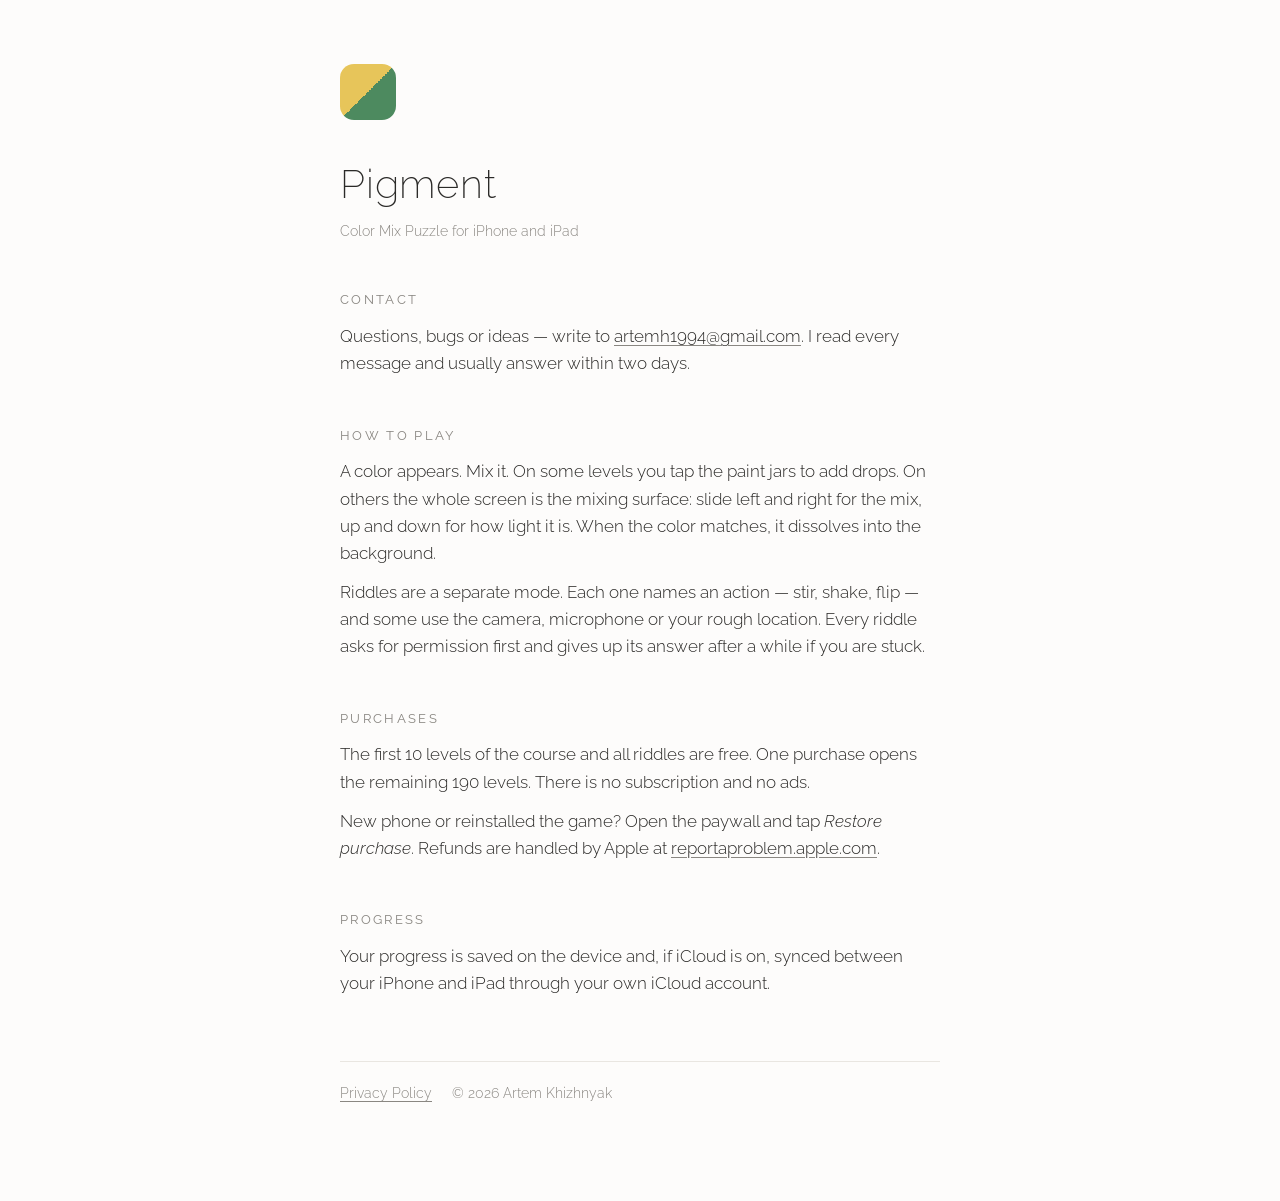
<file: index.html>
<!doctype html>
<html lang="en">
<head>
<meta charset="utf-8">
<meta name="viewport" content="width=device-width, initial-scale=1">
<title>Pigment — Support</title>
<meta name="description" content="Support for Pigment: Color Mix Puzzle for iPhone and iPad.">
<link rel="preconnect" href="https://fonts.googleapis.com">
<link href="https://fonts.googleapis.com/css2?family=Raleway:wght@200;300;400&display=swap" rel="stylesheet">
<link rel="stylesheet" href="style.css">
</head>
<body>
<main>
  <div class="mark" aria-hidden="true"></div>
  <h1>Pigment</h1>
  <p class="meta">Color Mix Puzzle for iPhone and iPad</p>

  <h2>Contact</h2>
  <p>Questions, bugs or ideas — write to <a href="mailto:artemh1994@gmail.com">artemh1994@gmail.com</a>. I read every message and usually answer within two days.</p>

  <h2>How to play</h2>
  <p>A color appears. Mix it. On some levels you tap the paint jars to add drops. On others the whole screen is the mixing surface: slide left and right for the mix, up and down for how light it is. When the color matches, it dissolves into the background.</p>
  <p>Riddles are a separate mode. Each one names an action — stir, shake, flip — and some use the camera, microphone or your rough location. Every riddle asks for permission first and gives up its answer after a while if you are stuck.</p>

  <h2>Purchases</h2>
  <p>The first 10 levels of the course and all riddles are free. One purchase opens the remaining 190 levels. There is no subscription and no ads.</p>
  <p>New phone or reinstalled the game? Open the paywall and tap <em>Restore purchase</em>. Refunds are handled by Apple at <a href="https://reportaproblem.apple.com">reportaproblem.apple.com</a>.</p>

  <h2>Progress</h2>
  <p>Your progress is saved on the device and, if iCloud is on, synced between your iPhone and iPad through your own iCloud account.</p>

  <footer>
    <a href="privacy.html">Privacy Policy</a>
    <span>© 2026 Artem Khizhnyak</span>
  </footer>
</main>
</body>
</html>
</file>
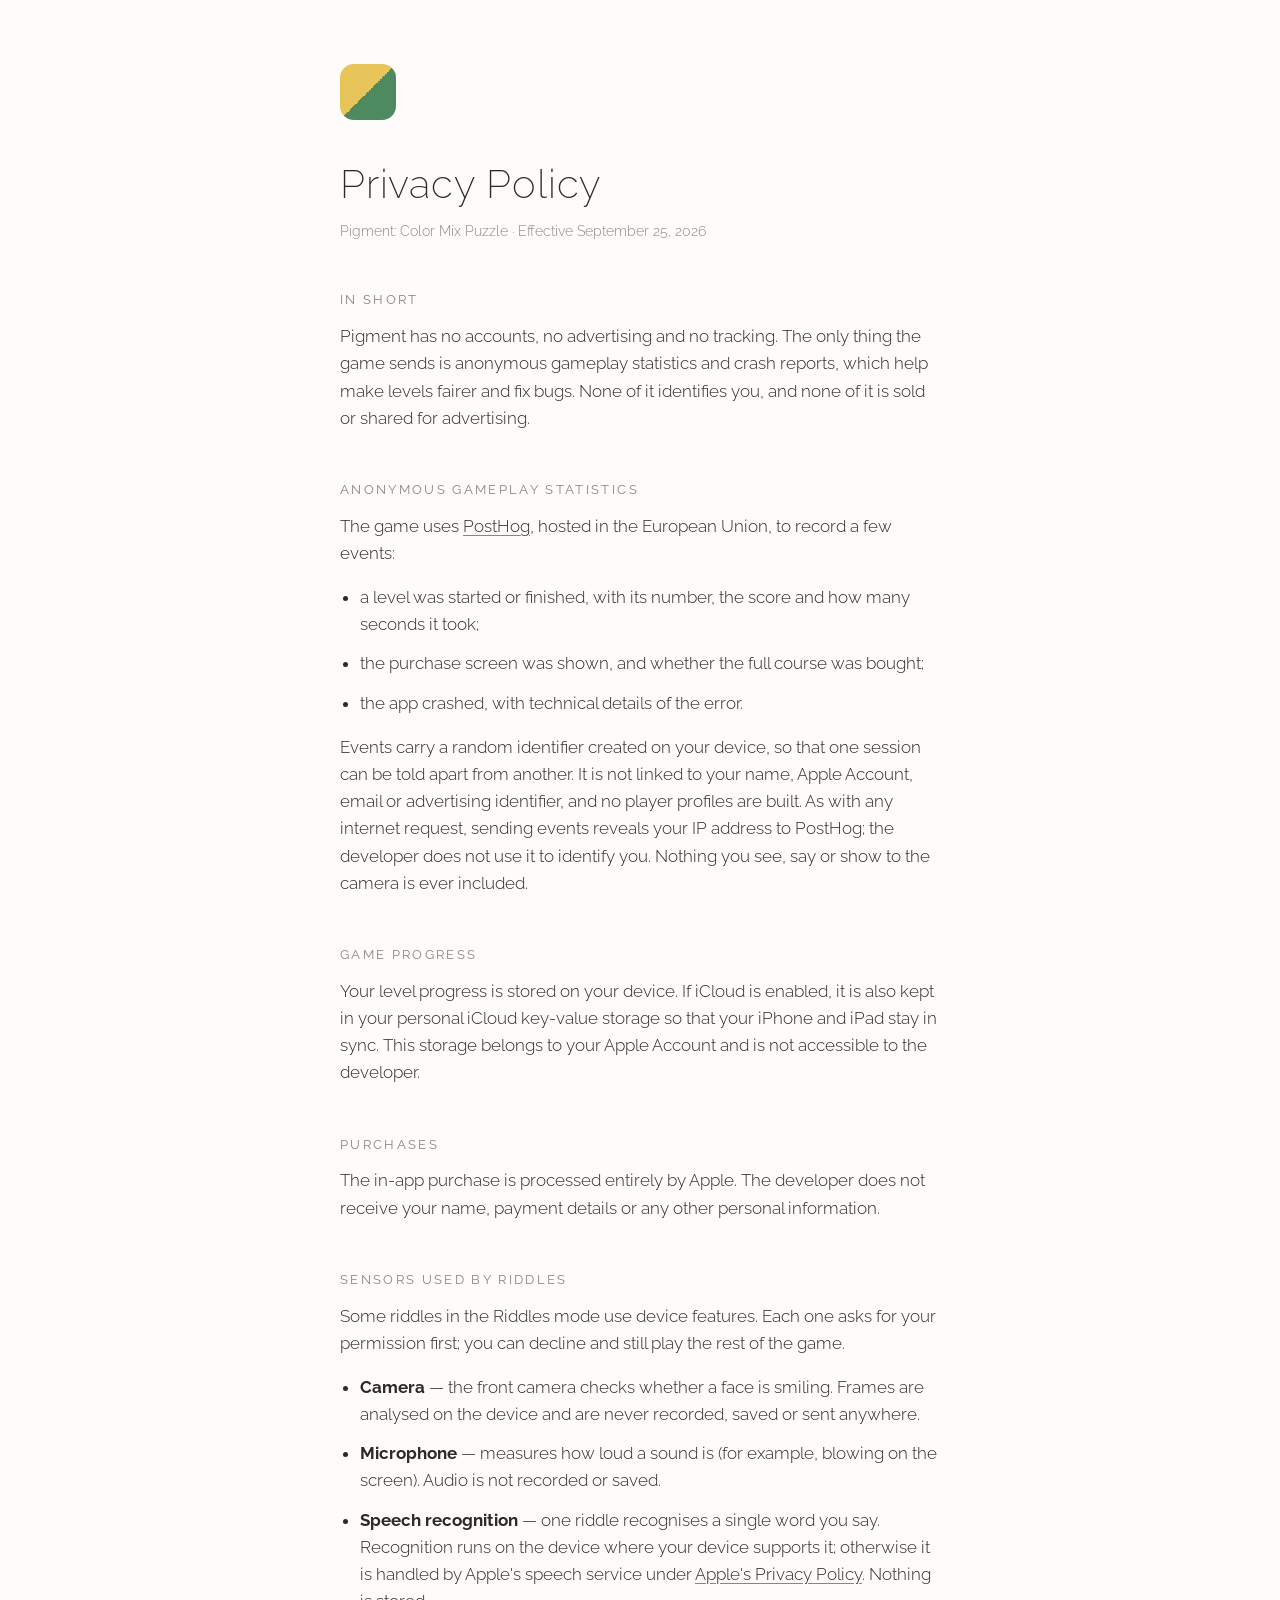
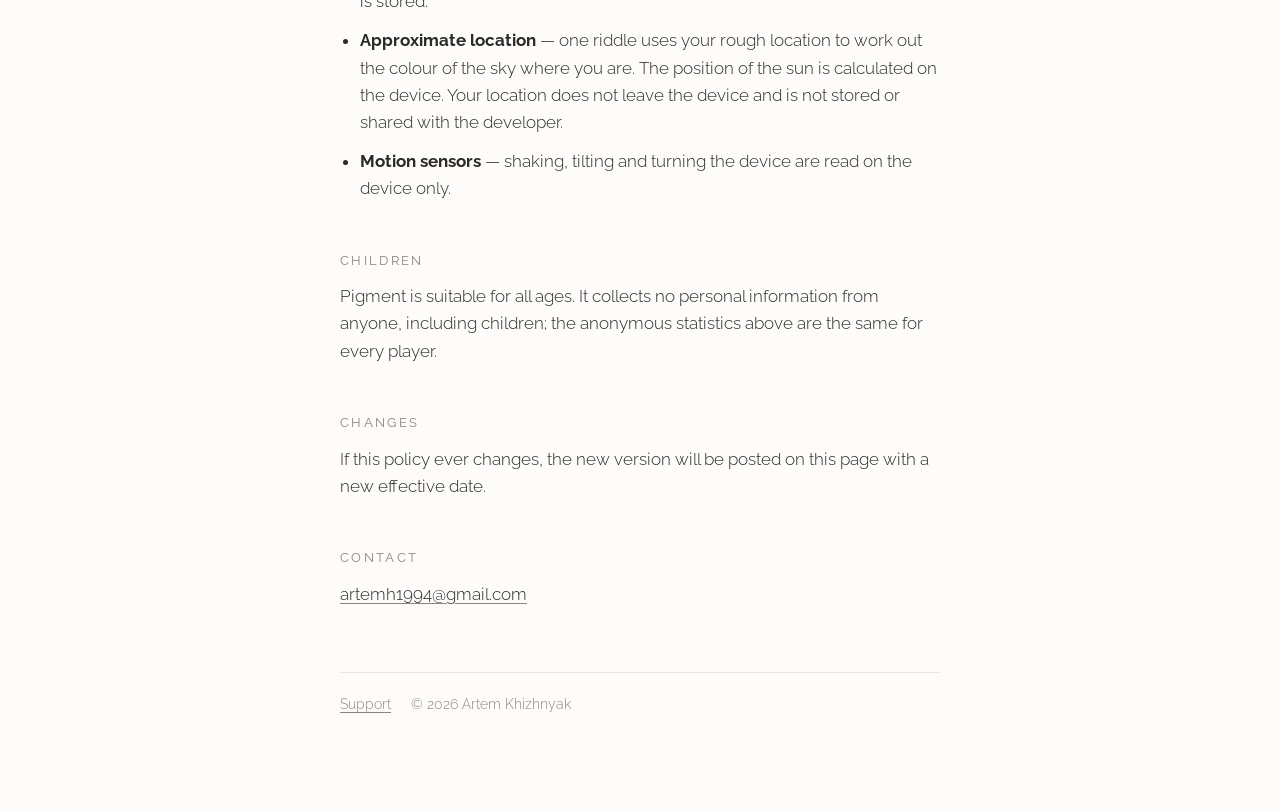
<file: privacy.html>
<!doctype html>
<html lang="en">
<head>
<meta charset="utf-8">
<meta name="viewport" content="width=device-width, initial-scale=1">
<title>Pigment — Privacy Policy</title>
<meta name="description" content="Privacy Policy for Pigment: Color Mix Puzzle. No accounts, no ads, no tracking; anonymous gameplay statistics only.">
<link rel="preconnect" href="https://fonts.googleapis.com">
<link href="https://fonts.googleapis.com/css2?family=Raleway:wght@200;300;400&display=swap" rel="stylesheet">
<link rel="stylesheet" href="style.css">
</head>
<body>
<main>
  <div class="mark" aria-hidden="true"></div>
  <h1>Privacy Policy</h1>
  <p class="meta">Pigment: Color Mix Puzzle · Effective September 25, 2026</p>

  <h2>In short</h2>
  <p>Pigment has no accounts, no advertising and no tracking. The only thing the game sends is anonymous gameplay statistics and crash reports, which help make levels fairer and fix bugs. None of it identifies you, and none of it is sold or shared for advertising.</p>

  <h2>Anonymous gameplay statistics</h2>
  <p>The game uses <a href="https://posthog.com/privacy">PostHog</a>, hosted in the European Union, to record a few events:</p>
  <ul>
    <li>a level was started or finished, with its number, the score and how many seconds it took;</li>
    <li>the purchase screen was shown, and whether the full course was bought;</li>
    <li>the app crashed, with technical details of the error.</li>
  </ul>
  <p>Events carry a random identifier created on your device, so that one session can be told apart from another. It is not linked to your name, Apple Account, email or advertising identifier, and no player profiles are built. As with any internet request, sending events reveals your IP address to PostHog; the developer does not use it to identify you. Nothing you see, say or show to the camera is ever included.</p>

  <h2>Game progress</h2>
  <p>Your level progress is stored on your device. If iCloud is enabled, it is also kept in your personal iCloud key-value storage so that your iPhone and iPad stay in sync. This storage belongs to your Apple Account and is not accessible to the developer.</p>

  <h2>Purchases</h2>
  <p>The in-app purchase is processed entirely by Apple. The developer does not receive your name, payment details or any other personal information.</p>

  <h2>Sensors used by riddles</h2>
  <p>Some riddles in the Riddles mode use device features. Each one asks for your permission first; you can decline and still play the rest of the game.</p>
  <ul>
    <li><strong>Camera</strong> — the front camera checks whether a face is smiling. Frames are analysed on the device and are never recorded, saved or sent anywhere.</li>
    <li><strong>Microphone</strong> — measures how loud a sound is (for example, blowing on the screen). Audio is not recorded or saved.</li>
    <li><strong>Speech recognition</strong> — one riddle recognises a single word you say. Recognition runs on the device where your device supports it; otherwise it is handled by Apple's speech service under <a href="https://www.apple.com/legal/privacy/">Apple's Privacy Policy</a>. Nothing is stored.</li>
    <li><strong>Approximate location</strong> — one riddle uses your rough location to work out the colour of the sky where you are. The position of the sun is calculated on the device. Your location does not leave the device and is not stored or shared with the developer.</li>
    <li><strong>Motion sensors</strong> — shaking, tilting and turning the device are read on the device only.</li>
  </ul>

  <h2>Children</h2>
  <p>Pigment is suitable for all ages. It collects no personal information from anyone, including children; the anonymous statistics above are the same for every player.</p>

  <h2>Changes</h2>
  <p>If this policy ever changes, the new version will be posted on this page with a new effective date.</p>

  <h2>Contact</h2>
  <p><a href="mailto:artemh1994@gmail.com">artemh1994@gmail.com</a></p>

  <footer>
    <a href="index.html">Support</a>
    <span>© 2026 Artem Khizhnyak</span>
  </footer>
</main>
</body>
</html>
</file>
<file: style.css>
:root { --paper: #fdfcfb; --ink: #2b2a28; --quiet: #8a8782; --rule: #e9e6e1; }
@media (prefers-color-scheme: dark) { :root { --paper: #1c1b1a; --ink: #ecebe8; --quiet: #9a9792; --rule: #34322f; } }
* { box-sizing: border-box; }
body { margin: 0; background: var(--paper); color: var(--ink); font: 300 17px/1.6 "Raleway", -apple-system, system-ui, sans-serif; }
main { max-width: 640px; margin: 0 auto; padding: 64px 20px 96px; }
.mark { width: 56px; height: 56px; border-radius: 14px; background: linear-gradient(135deg, #e7c55a 0 50%, #4d8a5f 50% 100%); margin-bottom: 32px; }
h1 { font-weight: 200; font-size: 40px; letter-spacing: .02em; margin: 0 0 4px; }
h2 { font-weight: 400; font-size: 13px; letter-spacing: .18em; text-transform: uppercase; color: var(--quiet); margin: 48px 0 12px; }
p, li { margin: 0 0 12px; }
ul { padding-left: 20px; }
a { color: inherit; text-decoration-color: var(--quiet); text-underline-offset: 3px; }
.meta { color: var(--quiet); font-size: 14px; }
footer { margin-top: 64px; padding-top: 20px; border-top: 1px solid var(--rule); color: var(--quiet); font-size: 14px; }
footer a { margin-right: 16px; }
</file>
